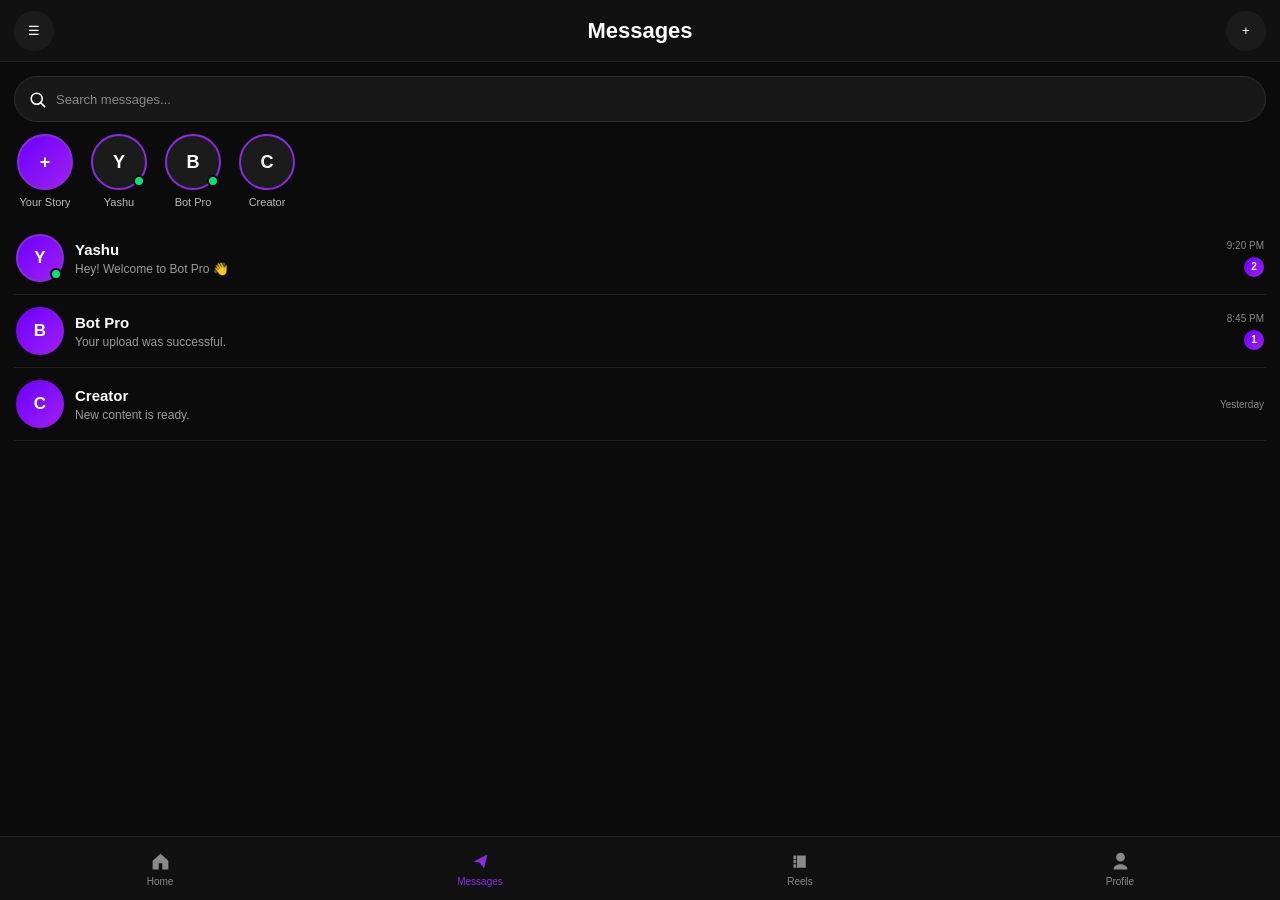
<file: pages/message.html>
<!-- =========================================
     Bot Pro Messages
     Chat Screen Ready
========================================= -->

<!DOCTYPE html>
<html lang="en">

<head>

    <meta charset="UTF-8">

    <meta
        name="viewport"
        content="width=device-width, initial-scale=1.0">

    <title>
        Bot Pro - Messages
    </title>

    <link
        rel="stylesheet"
        href="../css/message.css">

</head>


<body>


<!-- =========================================
     MESSAGE LIST PAGE
========================================= -->

<div
    id="messagePage"
    class="message-page">


    <!-- HEADER -->

    <header class="header">


        <button
            type="button"
            class="menu-btn">

            ☰

        </button>


        <h1>
            Messages
        </h1>


        <div class="header-right">


            <button
                type="button"
                class="header-btn"
                id="newChatBtn">

                +

            </button>


        </div>

    </header>


    <!-- SEARCH -->

    <section class="search-section">

        <div class="search-box">


            <svg
                class="search-icon"
                viewBox="0 0 24 24">

                <circle
                    cx="11"
                    cy="11"
                    r="7"
                    stroke="currentColor"
                    stroke-width="2"
                    fill="none"/>

                <path
                    d="M16 16L21 21"
                    stroke="currentColor"
                    stroke-width="2"
                    stroke-linecap="round"/>

            </svg>


            <input
                id="messageSearch"
                type="search"
                placeholder="Search messages...">

        </div>

    </section>


    <!-- STORIES -->

    <section class="stories">


        <div class="story">

            <div class="story-avatar add-story">
                +
            </div>

            <p>
                Your Story
            </p>

        </div>


        <div class="story">

            <div class="story-avatar">
                Y

                <span
                    class="online-dot">
                </span>

            </div>

            <p>
                Yashu
            </p>

        </div>


        <div class="story">

            <div class="story-avatar">
                B

                <span
                    class="online-dot">
                </span>

            </div>

            <p>
                Bot Pro
            </p>

        </div>


        <div class="story">

            <div class="story-avatar">
                C
            </div>

            <p>
                Creator
            </p>

        </div>


    </section>


    <!-- CHAT LIST -->

    <section
        class="chat-list"
        id="chatList">


        <!-- CHAT 1 -->

        <div
            class="chat-item"
            data-chat="Yashu">


            <div class="chat-avatar online">

                Y

                <span
                    class="online-dot">
                </span>

            </div>


            <div class="chat-info">

                <h3>
                    Yashu
                </h3>

                <p>
                    Hey! Welcome to Bot Pro 👋
                </p>

            </div>


            <div class="chat-right">

                <span class="chat-time">
                    9:20 PM
                </span>

                <span class="unread">
                    2
                </span>

            </div>

        </div>


        <!-- CHAT 2 -->

        <div
            class="chat-item"
            data-chat="Bot Pro">


            <div class="chat-avatar">

                B

            </div>


            <div class="chat-info">

                <h3>
                    Bot Pro
                </h3>

                <p>
                    Your upload was successful.
                </p>

            </div>


            <div class="chat-right">

                <span class="chat-time">
                    8:45 PM
                </span>

                <span class="unread">
                    1
                </span>

            </div>

        </div>


        <!-- CHAT 3 -->

        <div
            class="chat-item"
            data-chat="Creator">


            <div class="chat-avatar">

                C

            </div>


            <div class="chat-info">

                <h3>
                    Creator
                </h3>

                <p>
                    New content is ready.
                </p>

            </div>


            <div class="chat-right">

                <span class="chat-time">
                    Yesterday
                </span>

            </div>

        </div>


    </section>


</div>


<!-- =========================================
     CHAT SCREEN
========================================= -->

<div
    id="chatScreen"
    class="chat-screen"
    style="display:none;">


    <!-- CHAT HEADER -->

    <header class="chat-header">


        <button
            type="button"
            class="chat-back-btn"
            id="chatBackBtn">

            ←

        </button>


        <div
            class="chat-user">


            <div
                class="chat-user-avatar"
                id="chatUserAvatar">

                Y

            </div>


            <div>

                <h3
                    id="chatUserName">

                    Yashu

                </h3>


                <p
                    id="chatUserStatus">

                    Online

                </p>

            </div>

        </div>


        <button
            type="button"
            class="chat-menu-btn">

            ⋮

        </button>


    </header>


    <!-- CHAT MESSAGES -->

    <main
        class="chat-messages"
        id="chatMessages">


        <div class="chat-date">
            Today
        </div>


        <div class="message-row received">

            <div class="message-bubble">

                Hey! 👋

            </div>

        </div>


        <div class="message-row received">

            <div class="message-bubble">

                Welcome to Bot Pro.

            </div>

        </div>


        <div class="message-row sent">

            <div class="message-bubble">

                Thanks! 👍

            </div>

        </div>


    </main>


    <!-- CHAT INPUT -->

    <footer class="chat-input-area">


        <button
            type="button"
            class="chat-attach-btn">

            +

        </button>


        <input
            type="text"
            id="chatInput"
            placeholder="Write a message...">


        <button
            type="button"
            class="chat-send-btn"
            id="chatSendBtn">

            ➤

        </button>


    </footer>


</div>


<!-- =========================================
     BOTTOM NAVIGATION
========================================= -->

<nav class="bottom-nav">

    <!-- HOME -->
    <a href="home.html">

        <svg class="nav-icon" viewBox="0 0 24 24">

            <path
                d="M3 11L12 3L21 11V21H14V14H10V21H3Z"
                fill="currentColor"/>

        </svg>

        <span>
            Home
        </span>

    </a>


    <!-- MESSAGES -->
    <a href="message.html"
       class="active">

        <svg class="nav-icon" viewBox="0 0 24 24">

            <path
                d="M4 12L20 4L16 20L11 13L4 12Z"
                fill="currentColor"/>

        </svg>

        <span>
            Messages
        </span>

    </a>


    <!-- REELS -->
    <a href="reels.html">

        <svg class="nav-icon" viewBox="0 0 24 24">

            <path
                d="M8 5H18V19H8V5ZM4 5H7V9H4V5ZM4 10H7V14H4V10ZM4 15H7V19H4V15Z"
                fill="currentColor"/>

        </svg>

        <span>
            Reels
        </span>

    </a>


    <!-- PROFILE -->
    <a href="profile.html">

        <svg class="nav-icon" viewBox="0 0 24 24">

            <path
                d="M12 12A5 5 0 1 0 12 2A5 5 0 0 0 12 12ZM4 21C4 17.7 7.1 15 12 15C16.9 15 20 17.7 20 21Z"
                fill="currentColor"/>

        </svg>

        <span>
            Profile
        </span>

    </a>

</nav>

<script
    src="../js/message.js">
</script>


</body>

</html>
</file>
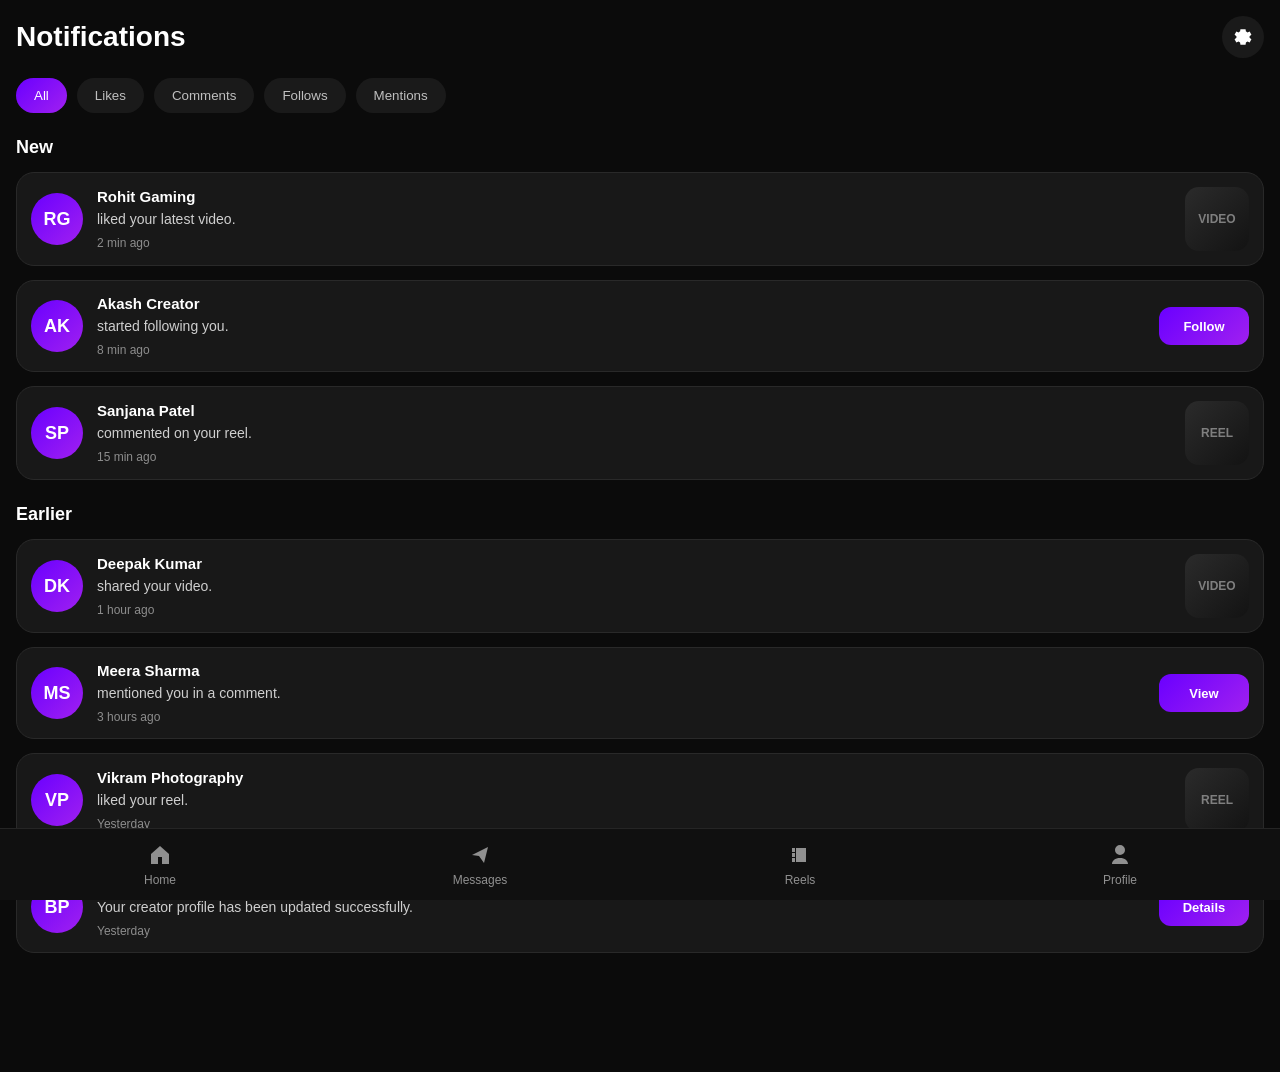
<file: pages/notifications.html>
<!DOCTYPE html>

<html lang="en">

<head>

    <meta charset="UTF-8">

    <meta name="viewport"
          content="width=device-width, initial-scale=1.0">

    <title>

        Bot Pro - Notifications

    </title>

    <link
        rel="stylesheet"
        href="../css/notifications.css">

</head>

<body>

<div class="notifications-page">

    <!-- Header -->

    <header class="notification-header">

        <h2>

            Notifications

        </h2>

        <button class="settings-btn">

            <svg class="header-icon"
                 viewBox="0 0 24 24">

                <path d="M19.14 12.94C19.18 12.63 19.2 12.32 19.2 12C19.2 11.68 19.18 11.37 19.14 11.06L21.19 9.47L19.25 6.03L16.84 7C16.34 6.62 15.8 6.3 15.2 6.08L14.8 3.5H9.2L8.8 6.08C8.2 6.3 7.66 6.62 7.16 7L4.75 6.03L2.81 9.47L4.86 11.06C4.82 11.37 4.8 11.68 4.8 12C4.8 12.32 4.82 12.63 4.86 12.94L2.81 14.53L4.75 17.97L7.16 17C7.66 17.38 8.2 17.7 8.8 17.92L9.2 20.5H14.8L15.2 17.92C15.8 17.7 16.34 17.38 16.84 17L19.25 17.97L21.19 14.53Z"
                      fill="currentColor"/>

            </svg>

        </button>

    </header>

    <!-- Filter Tabs -->

    <section class="filter-tabs">

        <button class="active">

            All

        </button>

        <button>

            Likes

        </button>

        <button>

            Comments

        </button>

        <button>

            Follows

        </button>

        <button>

            Mentions

        </button>

    </section>

    <!-- New Notifications -->

    <section class="notification-section">

        <h3>

            New

        </h3>

        <div class="notification-card">

            <div class="user-avatar">

                RG

            </div>

            <div class="notification-content">

                <h4>

                    Rohit Gaming

                </h4>

                <p>

                    liked your latest video.

                </p>

                <span>

                    2 min ago

                </span>

            </div>

            <div class="notification-thumb">

                VIDEO

            </div>

        </div>

        <div class="notification-card">

            <div class="user-avatar">

                AK

            </div>

            <div class="notification-content">

                <h4>

                    Akash Creator

                </h4>

                <p>

                    started following you.

                </p>

                <span>

                    8 min ago

                </span>

            </div>

            <button class="follow-back">

                Follow

            </button>

        </div>
        <div class="notification-card">

            <div class="user-avatar">

                SP

            </div>

            <div class="notification-content">

                <h4>

                    Sanjana Patel

                </h4>

                <p>

                    commented on your reel.

                </p>

                <span>

                    15 min ago

                </span>

            </div>

            <div class="notification-thumb">

                REEL

            </div>

        </div>

    </section>

    <!-- Earlier Notifications -->

    <section class="notification-section">

        <h3>

            Earlier

        </h3>

        <div class="notification-card">

            <div class="user-avatar">

                DK

            </div>

            <div class="notification-content">

                <h4>

                    Deepak Kumar

                </h4>

                <p>

                    shared your video.

                </p>

                <span>

                    1 hour ago

                </span>

            </div>

            <div class="notification-thumb">

                VIDEO

            </div>

        </div>

        <div class="notification-card">

            <div class="user-avatar">

                MS

            </div>

            <div class="notification-content">

                <h4>

                    Meera Sharma

                </h4>

                <p>

                    mentioned you in a comment.

                </p>

                <span>

                    3 hours ago

                </span>

            </div>

            <button class="view-btn">

                View

            </button>

        </div>

        <div class="notification-card">

            <div class="user-avatar">

                VP

            </div>

            <div class="notification-content">

                <h4>

                    Vikram Photography

                </h4>

                <p>

                    liked your reel.

                </p>

                <span>

                    Yesterday

                </span>

            </div>

            <div class="notification-thumb">

                REEL

            </div>

        </div>

        <div class="notification-card">

            <div class="user-avatar">

                BP

            </div>

            <div class="notification-content">

                <h4>

                    Bot Pro

                </h4>

                <p>

                    Your creator profile has been updated successfully.

                </p>

                <span>

                    Yesterday

                </span>

            </div>

            <button class="view-btn">

                Details

            </button>

        </div>

    </section>
</div>

<nav class="bottom-nav">

    <a href="home.html">

        <svg class="nav-icon"
             viewBox="0 0 24 24">

            <path d="M3 11L12 3L21 11V21H14V14H10V21H3Z"
                  fill="currentColor"/>

        </svg>

        <span>

            Home

        </span>

    </a>

    <a href="message.html">

        <svg class="nav-icon"
             viewBox="0 0 24 24">

            <path d="M4 12L20 4L16 20L11 13L4 12Z"
                  fill="currentColor"/>

        </svg>

        <span>

            Messages

        </span>

    </a>

    <a href="reels.html">

        <svg class="nav-icon"
             viewBox="0 0 24 24">

            <path d="M8 5H18V19H8V5ZM4 5H7V9H4V5ZM4 10H7V14H4V10ZM4 15H7V19H4V15Z"
                  fill="currentColor"/>

        </svg>

        <span>

            Reels

        </span>

    </a>

    <a href="profile.html">

        <svg class="nav-icon"
             viewBox="0 0 24 24">

            <path d="M12 12A5 5 0 1 0 12 2A5 5 0 0 0 12 12ZM4 21C4 17.7 7.1 15 12 15C16.9 15 20 17.7 20 21Z"
                  fill="currentColor"/>

        </svg>

        <span>

            Profile

        </span>

    </a>

</nav>

<script type="module"
        src="../js/notifications.js"></script>

</body>

</html>
</file>
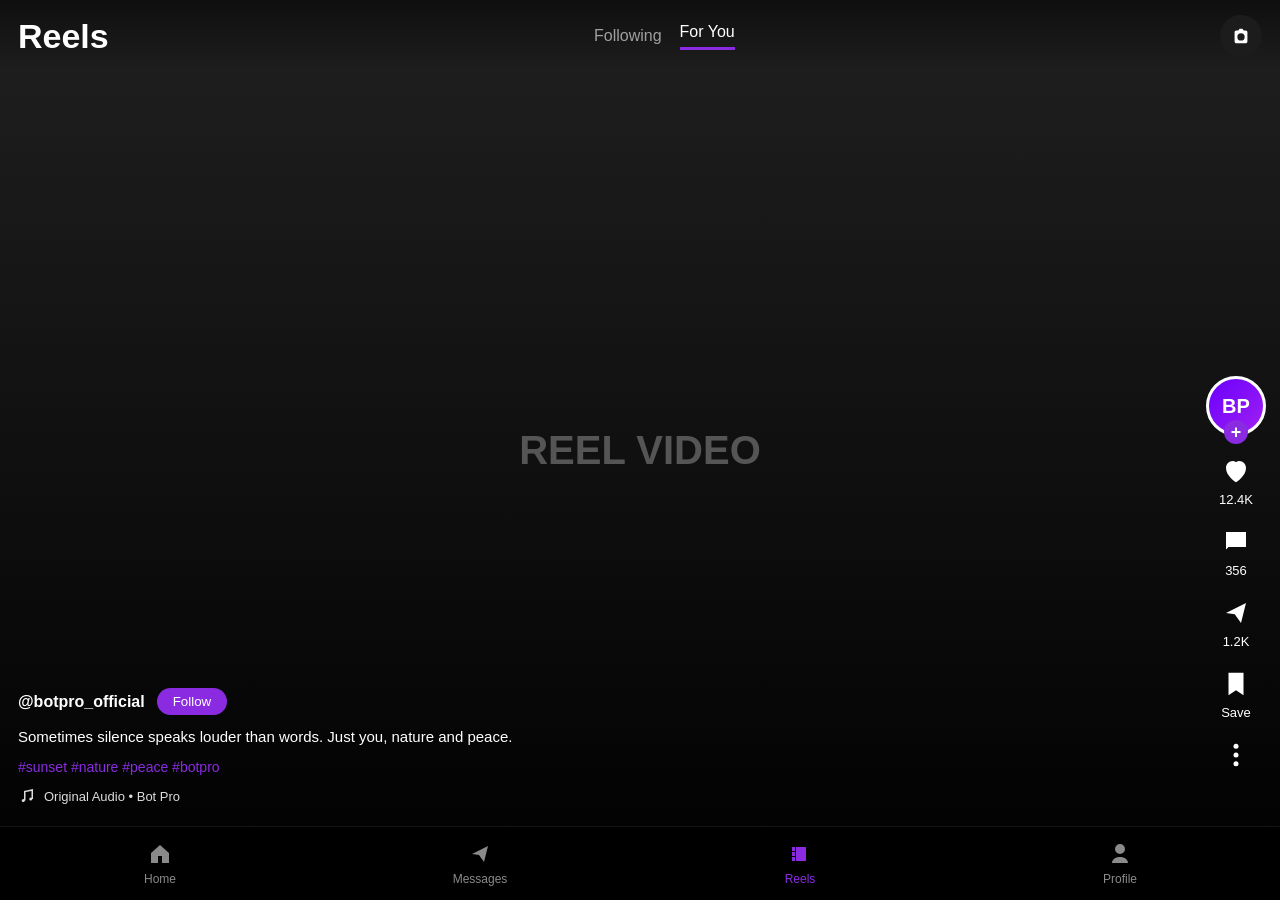
<file: pages/reels.html>
<!DOCTYPE html>

<html lang="en">

<head>

    <meta charset="UTF-8">

    <meta name="viewport"
          content="width=device-width, initial-scale=1.0">

    <title>

        Bot Pro - Reels

    </title>

    <link
        rel="stylesheet"
        href="../css/reels.css">

</head>

<body>

<section class="reels-container">

    <div class="top-bar">

        <h2>

            Reels

        </h2>

        <div class="top-tabs">

            <button>

                Following

            </button>

            <button class="active">

                For You

            </button>

        </div>

        <button class="camera-btn">

            <svg class="top-icon"
                 viewBox="0 0 24 24">

                <path d="M7 6H9L10.5 4H13.5L15 6H17C18.1 6 19 6.9 19 8V18C19 19.1 18.1 20 17 20H7C5.9 20 5 19.1 5 18V8C5 6.9 5.9 6 7 6ZM12 9A4 4 0 1 0 12 17A4 4 0 0 0 12 9Z"
                      fill="currentColor"/>

            </svg>

        </button>

    </div>

    <div class="reel-card">

        <div class="video-placeholder">

            REEL VIDEO

        </div>

        <div class="right-actions">

            <div class="creator">

                <div class="creator-avatar">

                    BP

                </div>

                <button class="follow-btn">

                    +

                </button>

            </div>

            <button class="action-btn">

                <svg class="action-icon"
                     viewBox="0 0 24 24">

                    <path d="M12 21C12 21 4 16 4 9.5C4 6.4 6.4 4 9.5 4C11.3 4 12 5 12 5C12 5 12.7 4 14.5 4C17.6 4 20 6.4 20 9.5C20 16 12 21 12 21Z"
                          fill="currentColor"/>

                </svg>

                <span>

                    12.4K

                </span>

            </button>

            <button class="action-btn">

                <svg class="action-icon"
                     viewBox="0 0 24 24">

                    <path d="M4 4H20V16H6L4 18V4Z"
                          fill="currentColor"/>

                </svg>

                <span>

                    356

                </span>

            </button>
            <button class="action-btn">

                <svg class="action-icon"
                     viewBox="0 0 24 24">

                    <path d="M4 12L20 4L16 20L11 13L4 12Z"
                          fill="currentColor"/>

                </svg>

                <span>

                    1.2K

                </span>

            </button>

            <button class="action-btn">

                <svg class="action-icon"
                     viewBox="0 0 24 24">

                    <path d="M6 3H18V21L12 17L6 21V3Z"
                          fill="currentColor"/>

                </svg>

                <span>

                    Save

                </span>

            </button>

            <button class="action-btn">

                <svg class="action-icon"
                     viewBox="0 0 24 24">

                    <circle cx="12"
                            cy="5"
                            r="2"
                            fill="currentColor"/>

                    <circle cx="12"
                            cy="12"
                            r="2"
                            fill="currentColor"/>

                    <circle cx="12"
                            cy="19"
                            r="2"
                            fill="currentColor"/>

                </svg>

            </button>

        </div>

        <div class="reel-info">

            <div class="creator-row">

                <span class="creator-name">

                    @botpro_official

                </span>

                <button class="follow">

                    Follow

                </button>

            </div>

            <p class="caption">

                Sometimes silence speaks louder than words.
                Just you, nature and peace.

            </p>

            <div class="hashtags">

                #sunset
                #nature
                #peace
                #botpro

            </div>

            <div class="audio-info">

                <svg class="audio-icon"
                     viewBox="0 0 24 24">

                    <path d="M9 18V6L19 4V16"
                          stroke="currentColor"
                          stroke-width="2"
                          fill="none"/>

                    <circle cx="7"
                            cy="18"
                            r="2"
                            fill="currentColor"/>

                    <circle cx="17"
                            cy="16"
                            r="2"
                            fill="currentColor"/>

                </svg>

                <span>

                    Original Audio • Bot Pro

                </span>

            </div>

        </div>

    </div>

</section>

<nav class="bottom-nav">
    <a href="home.html">

        <svg class="nav-icon"
             viewBox="0 0 24 24">

            <path d="M3 11L12 3L21 11V21H14V14H10V21H3Z"
                  fill="currentColor"/>

        </svg>

        <span>

            Home

        </span>

    </a>

    <a href="message.html">

        <svg class="nav-icon"
             viewBox="0 0 24 24">

            <path d="M4 12L20 4L16 20L11 13L4 12Z"
                  fill="currentColor"/>

        </svg>

        <span>

            Messages

        </span>

    </a>

    <a href="reels.html"
       class="active">

        <svg class="nav-icon"
             viewBox="0 0 24 24">

            <path d="M8 5H18V19H8V5ZM4 5H7V9H4V5ZM4 10H7V14H4V10ZM4 15H7V19H4V15Z"
                  fill="currentColor"/>

        </svg>

        <span>

            Reels

        </span>

    </a>

    <a href="profile.html">

        <svg class="nav-icon"
             viewBox="0 0 24 24">

            <path d="M12 12A5 5 0 1 0 12 2A5 5 0 0 0 12 12ZM4 21C4 17.7 7.1 15 12 15C16.9 15 20 17.7 20 21Z"
                  fill="currentColor"/>

        </svg>

        <span>

            Profile

        </span>

    </a>

</nav>

<script type="module"
        src="../js/reels.js"></script>

</body>

</html>
</file>
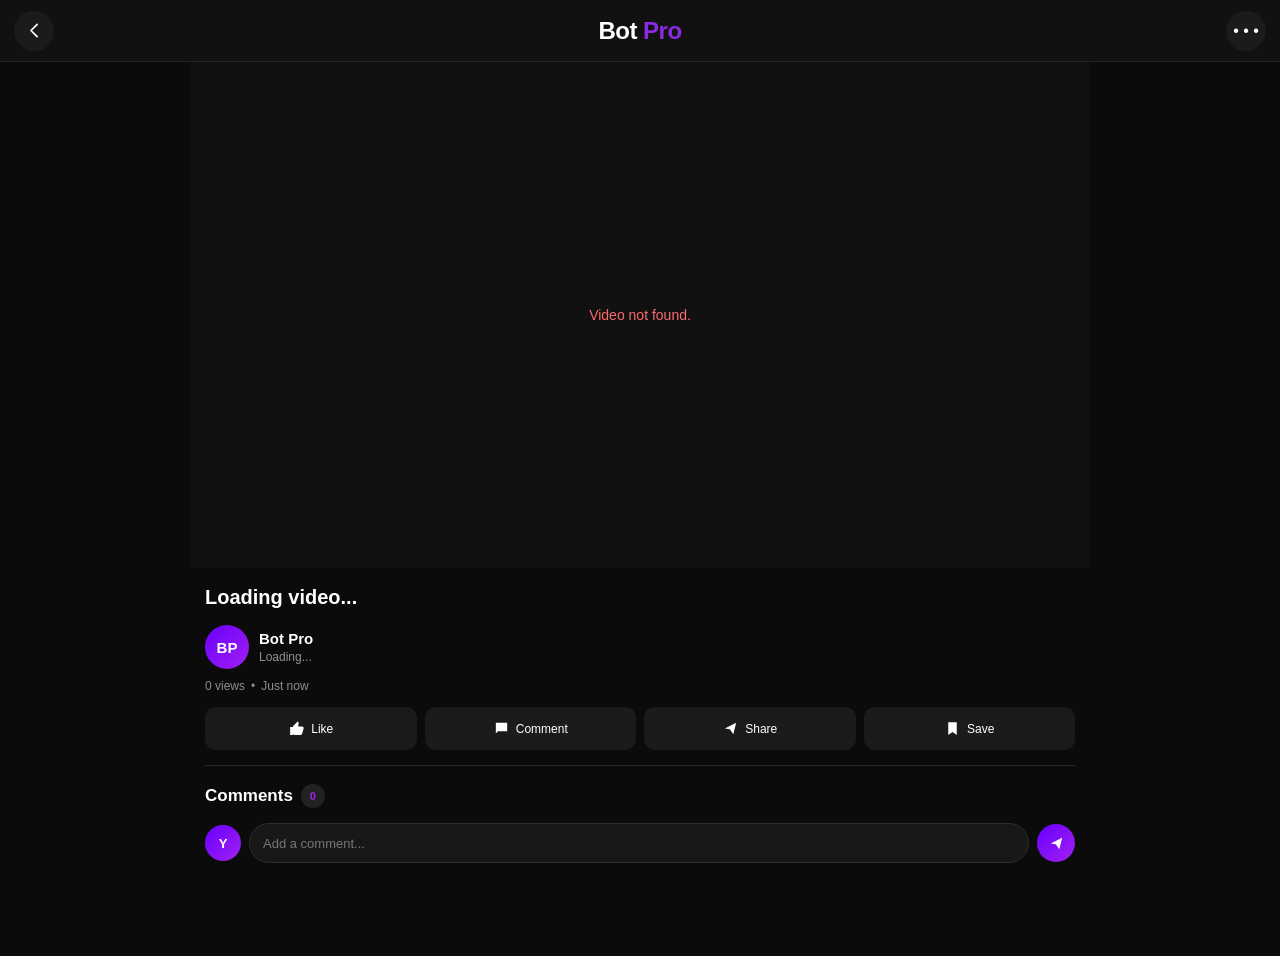
<file: pages/watch.html>
<!DOCTYPE html>
<html lang="en">

<head>

    <meta charset="UTF-8">

    <meta
        name="viewport"
        content="width=device-width, initial-scale=1.0">

    <title>Bot Pro - Watch</title>

    <link
        rel="stylesheet"
        href="../css/watch.css">

</head>


<body>


<!-- =========================================
     WATCH HEADER
========================================= -->

<header class="watch-header">

    <button
        id="backBtn"
        class="watch-header-btn"
        type="button"
        aria-label="Go Back">

        <svg
            viewBox="0 0 24 24"
            class="header-icon">

            <path
                d="M15 5L8 12L15 19"
                fill="none"
                stroke="currentColor"
                stroke-width="2"
                stroke-linecap="round"
                stroke-linejoin="round"/>

        </svg>

    </button>


    <div class="watch-logo">

        <span class="bot">
            Bot
        </span>

        <span class="pro">
            Pro
        </span>

    </div>


    <button
        id="moreBtn"
        class="watch-header-btn"
        type="button"
        aria-label="More Options">

        <span class="more-dots">

            • • •

        </span>

    </button>

</header>



<!-- =========================================
     MAIN WATCH CONTENT
========================================= -->

<main class="watch-page">


    <!-- =====================================
         VIDEO PLAYER
    ====================================== -->

    <section class="watch-video-section">

        <div
            id="videoPlayerContainer"
            class="watch-video-container">


            <video
                id="watchVideo"
                class="watch-video"
                controls
                playsinline
                preload="metadata">

            </video>


            <!-- LOADING -->

            <div
                id="videoLoading"
                class="video-loading">

                Loading video...

            </div>


            <!-- ERROR -->

            <div
                id="videoError"
                class="video-error hidden">

                Video could not be loaded.

            </div>

        </div>

    </section>



    <!-- =====================================
         VIDEO INFORMATION
    ====================================== -->

    <section class="watch-information">


        <!-- TITLE -->

        <h1
            id="videoTitle"
            class="watch-title">

            Loading video...

        </h1>


        <!-- CHANNEL -->

        <div class="channel-row">

            <div
                id="channelAvatar"
                class="channel-avatar">

                BP

            </div>


            <div class="channel-info">

                <h3
                    id="channelName">

                    Bot Pro

                </h3>


                <p
                    id="uploadTime">

                    Loading...

                </p>

            </div>

        </div>



        <!-- =================================
             VIDEO META
        ================================== -->

        <div class="video-meta">

            <span
                id="videoViews">

                0 views

            </span>


            <span>
                •
            </span>


            <span
                id="videoUploaded">

                Just now

            </span>

        </div>



        <!-- =================================
             ACTION BUTTONS
        ================================== -->

        <div class="watch-actions">


            <!-- LIKE -->

            <button
                id="likeBtn"
                class="watch-action-btn"
                type="button">

                <svg
                    viewBox="0 0 24 24"
                    class="action-icon">

                    <path
                        d="M7 10V21H3V10H7ZM22 11C22 9.9 21.1 9 20 9H14.3L15.2 4.7V4.4C15.2 4 15 3.6 14.7 3.3L13.6 2L7.6 8C7.2 8.4 7 8.9 7 9.4V19C7 20.1 7.9 21 9 21H18C18.8 21 19.5 20.5 19.8 19.8L22 12.5V11Z"
                        fill="currentColor"/>

                </svg>

                <span>
                    Like
                </span>

            </button>



            <!-- COMMENT -->

            <button
                id="commentBtn"
                class="watch-action-btn"
                type="button">

                <svg
                    viewBox="0 0 24 24"
                    class="action-icon">

                    <path
                        d="M4 4H20V16H7L4 19V4Z"
                        fill="currentColor"/>

                </svg>

                <span>
                    Comment
                </span>

            </button>



            <!-- SHARE -->

            <button
                id="shareBtn"
                class="watch-action-btn"
                type="button">

                <svg
                    viewBox="0 0 24 24"
                    class="action-icon">

                    <path
                        d="M4 12L20 4L16 20L11 13L4 12Z"
                        fill="currentColor"/>

                </svg>

                <span>
                    Share
                </span>

            </button>



            <!-- SAVE -->

            <button
                id="saveBtn"
                class="watch-action-btn"
                type="button">

                <svg
                    viewBox="0 0 24 24"
                    class="action-icon">

                    <path
                        d="M6 3H18V21L12 17L6 21V3Z"
                        fill="currentColor"/>

                </svg>

                <span>
                    Save
                </span>

            </button>

        </div>

    </section>



    <!-- =====================================
         COMMENTS
    ====================================== -->

    <section
        id="commentsSection"
        class="comments-section">


        <div class="comments-header">

            <h2>
                Comments
            </h2>


            <span
                id="commentCount">

                0

            </span>

        </div>



        <!-- COMMENT INPUT -->

        <div class="comment-input-row">

            <div class="comment-avatar">
                Y
            </div>


            <input
                id="commentInput"
                type="text"
                placeholder="Add a comment...">


            <button
                id="sendCommentBtn"
                class="comment-send-btn"
                type="button">

                <svg
                    viewBox="0 0 24 24">

                    <path
                        d="M4 12L20 4L16 20L11 13L4 12Z"
                        fill="currentColor"/>

                </svg>

            </button>

        </div>



        <!-- COMMENTS LIST -->

        <div
            id="commentsList"
            class="comments-list">

        </div>

    </section>


</main>



<!-- =========================================
     MORE MENU
========================================= -->

<div
    id="moreMenu"
    class="more-menu hidden">


    <button
        id="copyLinkBtn"
        type="button">

        Copy Video Link

    </button>


    <button
        id="reportBtn"
        type="button">

        Report

    </button>

</div>



<!-- =========================================
     TOAST
========================================= -->

<div
    id="toast"
    class="toast">

    Done

</div>



<!-- =========================================
     WATCH JS
========================================= -->

<script
    type="module"
    src="../js/watch.js">
</script>


</body>

</html>
</file>
<file: css/message.css>
/* ==========================================
   Bot Pro - Message CSS
   Compact Final Version
   No Zoom
========================================== */

* {
    margin: 0;
    padding: 0;
    box-sizing: border-box;
}

html {
    width: 100%;
    overflow-x: hidden;
}

body {
    width: 100%;
    min-height: 100vh;

    background: #0B0B0B;
    color: #FFFFFF;

    font-family:
        Arial,
        Helvetica,
        sans-serif;

    overflow-x: hidden;
}


/* ==========================================
   MESSAGE PAGE
========================================== */

.message-page {
    width: 100%;
    min-height: 100vh;

    padding-bottom: 78px;
}


/* ==========================================
   HEADER
========================================== */

.header {
    position: sticky;
    top: 0;
    z-index: 1000;

    width: 100%;
    height: 62px;

    padding: 0 14px;

    display: flex;
    align-items: center;
    justify-content: space-between;

    background: #111111;

    border-bottom:
        1px solid #242424;
}


.header h1 {
    font-size: 22px;
    font-weight: 700;
}


.menu-btn,
.header-btn {
    width: 40px;
    height: 40px;

    border: none;
    border-radius: 50%;

    background: #1B1B1B;
    color: #FFFFFF;

    display: flex;
    align-items: center;
    justify-content: center;

    cursor: pointer;

    transition: .3s;
}


.menu-btn:hover,
.header-btn:hover {
    background:
        linear-gradient(
            135deg,
            #6A00FF,
            #A020F0
        );
}


.header-right {
    display: flex;
    align-items: center;

    gap: 8px;
}


.header-icon {
    width: 21px;
    height: 21px;
}


/* ==========================================
   SEARCH
========================================== */

.search-section {
    width: 100%;

    padding:
        14px
        14px
        12px;
}


.search-box {
    width: 100%;
    height: 46px;

    display: flex;
    align-items: center;

    gap: 9px;

    padding:
        0
        13px;

    border-radius: 25px;

    background: #181818;

    border:
        1px solid #2D2D2D;
}


.search-icon {
    width: 19px;
    height: 19px;

    flex-shrink: 0;
}


.search-box input {
    width: 100%;
    min-width: 0;

    border: none;
    outline: none;

    background: transparent;

    color: #FFFFFF;

    font-size: 13px;
}


.search-box input::placeholder {
    color: #888888;
}


/* ==========================================
   STORIES
========================================== */

.stories {
    width: 100%;

    display: flex;

    gap: 12px;

    overflow-x: auto;

    padding:
        0
        14px
        14px;

    scrollbar-width: none;
}


.stories::-webkit-scrollbar {
    display: none;
}


.story {
    min-width: 62px;

    display: flex;

    flex-direction: column;

    align-items: center;
}


.story-avatar {
    position: relative;

    width: 56px;
    height: 56px;

    border-radius: 50%;

    background: #1B1B1B;

    border:
        2px solid #8A2BE2;

    display: flex;

    align-items: center;
    justify-content: center;

    color: #FFFFFF;

    font-size: 18px;

    font-weight: 700;
}


.add-story {
    background:
        linear-gradient(
            135deg,
            #6A00FF,
            #A020F0
        );
}


.online-dot {
    position: absolute;

    right: 0;
    bottom: 1px;

    width: 12px;
    height: 12px;

    border-radius: 50%;

    background: #00E676;

    border:
        2px solid #0B0B0B;
}


.story p {
    margin-top: 6px;

    max-width: 68px;

    overflow: hidden;

    white-space: nowrap;

    text-overflow: ellipsis;

    color: #BBBBBB;

    font-size: 11px;

    text-align: center;
}


/* ==========================================
   CHAT LIST
========================================== */

.chat-list {
    width: 100%;

    padding:
        0
        14px
        82px;
}


.chat-item {
    width: 100%;

    display: flex;

    align-items: center;

    gap: 11px;

    padding:
        12px
        2px;

    border-bottom:
        1px solid #202020;

    cursor: pointer;

    transition: .25s;
}


.chat-item:hover {
    background: #161616;

    border-radius: 12px;

    padding-left: 9px;
    padding-right: 9px;
}


.chat-item:active {
    transform: scale(.985);
}


/* ==========================================
   CHAT AVATAR
========================================== */

.chat-avatar {
    position: relative;

    width: 48px;
    height: 48px;

    flex-shrink: 0;

    border-radius: 50%;

    background:
        linear-gradient(
            135deg,
            #6A00FF,
            #A020F0
        );

    color: #FFFFFF;

    display: flex;

    align-items: center;
    justify-content: center;

    font-size: 17px;

    font-weight: 700;
}


.chat-avatar.online {
    border:
        2px solid #8A2BE2;
}


.chat-avatar .online-dot {
    right: 0;
    bottom: 0;

    width: 12px;
    height: 12px;
}


/* ==========================================
   CHAT INFO
========================================== */

.chat-info {
    flex: 1;

    min-width: 0;
}


.chat-info h3 {
    color: #FFFFFF;

    font-size: 15px;

    font-weight: 600;

    margin-bottom: 4px;
}


.chat-info p {
    color: #9A9A9A;

    font-size: 12px;

    white-space: nowrap;

    overflow: hidden;

    text-overflow: ellipsis;
}


/* ==========================================
   CHAT RIGHT
========================================== */

.chat-right {
    display: flex;

    flex-direction: column;

    align-items: flex-end;

    gap: 6px;

    flex-shrink: 0;
}


.chat-time {
    color: #8A8A8A;

    font-size: 10px;

    white-space: nowrap;
}


.unread {
    min-width: 20px;
    height: 20px;

    padding: 0 5px;

    border-radius: 20px;

    background:
        linear-gradient(
            135deg,
            #6A00FF,
            #A020F0
        );

    color: #FFFFFF;

    display: flex;

    align-items: center;
    justify-content: center;

    font-size: 10px;

    font-weight: 700;
}


/* ==========================================
   BOTTOM NAVIGATION
========================================== */

.bottom-nav {
    position: fixed;

    left: 0;
    right: 0;
    bottom: 0;

    width: 100%;

    height: 64px;

    background: #111111;

    border-top:
        1px solid #242424;

    display: flex;

    align-items: center;
    justify-content: space-around;

    z-index: 999;
}


.bottom-nav a {
    flex: 1;

    min-width: 0;

    text-decoration: none;

    display: flex;

    flex-direction: column;

    align-items: center;
    justify-content: center;

    gap: 4px;

    color: #8A8A8A;

    transition: .25s;
}


.bottom-nav a.active {
    color: #8A2BE2;
}


.bottom-nav a:hover {
    color: #FFFFFF;
}


.nav-icon {
    width: 21px;
    height: 21px;
}


.bottom-nav span {
    font-size: 10px;

    font-weight: 500;
}


/* ==========================================
   SCROLLBAR
========================================== */

::-webkit-scrollbar {
    width: 6px;
}


::-webkit-scrollbar-track {
    background: #111111;
}


::-webkit-scrollbar-thumb {
    background: #8A2BE2;

    border-radius: 20px;
}


::-webkit-scrollbar-thumb:hover {
    background: #A020F0;
}


/* ==========================================
   ANIMATION
========================================== */

@keyframes fadeUp {

    from {
        opacity: 0;

        transform:
            translateY(12px);
    }

    to {
        opacity: 1;

        transform:
            translateY(0);
    }

}


.chat-item {
    animation:
        fadeUp .3s ease;
}


/* ==========================================
   CHAT SCREEN
========================================== */

.chat-screen {
    position: fixed;

    inset: 0;

    display: flex;

    flex-direction: column;

    background: #0B0B0B;

    color: #FFFFFF;

    z-index: 5000;

    overflow: hidden;
}


/* ==========================================
   CHAT HEADER
========================================== */

.chat-header {
    width: 100%;

    height: 62px;
    min-height: 62px;

    display: flex;

    align-items: center;

    gap: 9px;

    padding:
        8px
        10px;

    background: #151515;

    border-bottom:
        1px solid #292929;
}


/* ==========================================
   CHAT BACK
========================================== */

.chat-back-btn {
    width: 39px;
    height: 39px;

    flex-shrink: 0;

    border: none;

    border-radius: 50%;

    background: #222222;

    color: #FFFFFF;

    font-size: 22px;

    display: flex;

    align-items: center;
    justify-content: center;

    cursor: pointer;
}


.chat-back-btn:hover {
    background: #303030;
}


/* ==========================================
   CHAT USER
========================================== */

.chat-user {
    flex: 1;

    min-width: 0;

    display: flex;

    align-items: center;

    gap: 9px;
}


.chat-user-avatar {
    width: 40px;
    height: 40px;

    flex-shrink: 0;

    border-radius: 50%;

    background:
        linear-gradient(
            135deg,
            #6A00FF,
            #A020F0
        );

    display: flex;

    align-items: center;
    justify-content: center;

    color: #FFFFFF;

    font-size: 16px;

    font-weight: 700;
}


.chat-user h3 {
    margin: 0;

    color: #FFFFFF;

    font-size: 15px;

    font-weight: 700;
}


.chat-user p {
    margin-top: 2px;

    color: #8E8E8E;

    font-size: 11px;
}


.chat-menu-btn {
    width: 38px;
    height: 38px;

    flex-shrink: 0;

    border: none;

    border-radius: 50%;

    background: transparent;

    color: #FFFFFF;

    font-size: 22px;

    cursor: pointer;
}


/* ==========================================
   CHAT MESSAGES
========================================== */

.chat-messages {
    flex: 1;

    min-height: 0;

    overflow-y: auto;

    overflow-x: hidden;

    padding:
        15px
        11px
        18px;

    display: flex;

    flex-direction: column;

    gap: 8px;
}


/* ==========================================
   DATE
========================================== */

.chat-date {
    align-self: center;

    padding:
        5px
        10px;

    border-radius: 20px;

    background: #1C1C1C;

    color: #858585;

    font-size: 10px;

    margin-bottom: 6px;
}


/* ==========================================
   MESSAGE ROW
========================================== */

.message-row {
    width: 100%;

    display: flex;
}


.message-row.received {
    justify-content: flex-start;
}


.message-row.sent {
    justify-content: flex-end;
}


/* ==========================================
   MESSAGE BUBBLE
========================================== */

.message-bubble {
    max-width: 76%;

    padding:
        9px
        12px;

    border-radius: 16px;

    color: #FFFFFF;

    font-size: 13px;

    line-height: 1.4;

    word-break: break-word;

    overflow-wrap: break-word;
}


.message-row.received
.message-bubble {
    background: #202020;

    border-bottom-left-radius: 5px;
}


.message-row.sent
.message-bubble {
    background:
        linear-gradient(
            135deg,
            #6A00FF,
            #A020F0
        );

    border-bottom-right-radius: 5px;
}


/* ==========================================
   CHAT INPUT
========================================== */

.chat-input-area {
    width: 100%;

    min-height: 62px;

    padding:
        8px
        9px;

    display: flex;

    align-items: center;

    gap: 7px;

    background: #151515;

    border-top:
        1px solid #292929;
}


/* ==========================================
   ATTACH
========================================== */

.chat-attach-btn {
    width: 39px;
    height: 39px;

    flex-shrink: 0;

    border: none;

    border-radius: 50%;

    background: #242424;

    color: #FFFFFF;

    font-size: 21px;

    cursor: pointer;
}


/* ==========================================
   MESSAGE INPUT
========================================== */

#chatInput {
    flex: 1;

    min-width: 0;

    height: 41px;

    border:
        1px solid #303030;

    border-radius: 21px;

    outline: none;

    padding:
        0
        13px;

    background: #202020;

    color: #FFFFFF;

    font-size: 13px;
}


#chatInput::placeholder {
    color: #777777;
}


#chatInput:focus {
    border-color: #8A2BE2;
}


/* ==========================================
   SEND
========================================== */

.chat-send-btn {
    width: 41px;
    height: 41px;

    flex-shrink: 0;

    border: none;

    border-radius: 50%;

    background:
        linear-gradient(
            135deg,
            #6A00FF,
            #A020F0
        );

    color: #FFFFFF;

    font-size: 17px;

    cursor: pointer;

    transition: .25s;
}


.chat-send-btn:hover {
    transform: scale(1.04);
}


/* ==========================================
   CHAT SCROLLBAR
========================================== */

.chat-messages::-webkit-scrollbar {
    width: 5px;
}


.chat-messages::-webkit-scrollbar-track {
    background: transparent;
}


.chat-messages::-webkit-scrollbar-thumb {
    background: #333333;

    border-radius: 10px;
}


/* ==========================================
   TABLET
========================================== */

@media (max-width: 768px) {

    .header {
        padding:
            0
            13px;
    }


    .stories {
        gap: 11px;
    }


    .chat-list {
        padding:
            0
            13px
            82px;
    }

}


/* ==========================================
   MOBILE
========================================== */

@media (max-width: 480px) {

    .header {
        height: 59px;

        padding:
            0
            10px;
    }


    .header h1 {
        font-size: 20px;
    }


    .menu-btn,
    .header-btn {
        width: 37px;
        height: 37px;
    }


    .search-section {
        padding:
            11px
            10px;
    }


    .search-box {
        height: 43px;

        padding:
            0
            12px;
    }


    .search-box input {
        font-size: 12px;
    }


    .stories {
        gap: 9px;

        padding:
            0
            10px
            12px;
    }


    .story {
        min-width: 58px;
    }


    .story-avatar {
        width: 52px;
        height: 52px;

        font-size: 16px;
    }


    .story p {
        font-size: 10px;

        margin-top: 5px;
    }


    .chat-list {
        padding:
            0
            10px
            78px;
    }


    .chat-item {
        gap: 9px;

        padding:
            10px
            1px;
    }


    .chat-avatar {
        width: 45px;
        height: 45px;

        font-size: 16px;
    }


    .chat-info h3 {
        font-size: 14px;

        margin-bottom: 3px;
    }


    .chat-info p {
        font-size: 11px;
    }


    .chat-time {
        font-size: 9px;
    }


    .unread {
        min-width: 19px;
        height: 19px;

        font-size: 9px;
    }


    .bottom-nav {
        height: 61px;
    }


    .nav-icon {
        width: 20px;
        height: 20px;
    }


    .bottom-nav span {
        font-size: 9px;
    }


    .chat-header {
        height: 59px;
        min-height: 59px;

        padding:
            7px
            8px;

        gap: 7px;
    }


    .chat-back-btn {
        width: 37px;
        height: 37px;

        font-size: 20px;
    }


    .chat-user-avatar {
        width: 37px;
        height: 37px;

        font-size: 15px;
    }


    .chat-user h3 {
        font-size: 14px;
    }


    .chat-user p {
        font-size: 10px;
    }


    .chat-menu-btn {
        width: 36px;
        height: 36px;
    }


    .chat-messages {
        padding:
            12px
            9px
            14px;

        gap: 7px;
    }


    .chat-date {
        font-size: 9px;

        padding:
            4px
            9px;
    }


    .message-bubble {
        max-width: 82%;

        padding:
            8px
            11px;

        font-size: 12px;

        border-radius: 15px;
    }


    .chat-input-area {
        min-height: 59px;

        padding:
            7px;
    }


    .chat-attach-btn {
        width: 37px;
        height: 37px;

        font-size: 20px;
    }


    #chatInput {
        height: 39px;

        font-size: 12px;

        padding:
            0
            12px;
    }


    .chat-send-btn {
        width: 39px;
        height: 39px;

        font-size: 16px;
    }

}


/* ==========================================
   SMALL MOBILE
========================================== */

@media (max-width: 360px) {

    .header h1 {
        font-size: 19px;
    }


    .chat-info h3 {
        font-size: 13px;
    }


    .chat-info p {
        font-size: 10px;
    }


    .message-bubble {
        font-size: 11px;

        max-width: 84%;
    }

}


/* ==========================================
   SHORT SCREEN
========================================== */

@media (max-height: 600px) {

    .chat-header {
        height: 55px;

        min-height: 55px;
    }


    .chat-input-area {
        min-height: 55px;
    }

}
</file>
<file: css/notifications.css>
/* ==========================================
   Bot Pro Notifications CSS
   Final Version - Part 1
========================================== */

*{

    margin:0;

    padding:0;

    box-sizing:border-box;

}

body{

    font-family:Arial,Helvetica,sans-serif;

    background:#0B0B0B;

    color:#FFFFFF;

    overflow-x:hidden;

}

.notifications-page{

    padding:16px;

    padding-bottom:95px;

}

/* ==========================
   HEADER
========================== */

.notification-header{

    display:flex;

    justify-content:space-between;

    align-items:center;

    margin-bottom:20px;

}

.notification-header h2{

    font-size:28px;

    font-weight:bold;

}

.settings-btn{

    width:42px;

    height:42px;

    border:none;

    border-radius:50%;

    background:#1A1A1A;

    color:#FFFFFF;

    display:flex;

    justify-content:center;

    align-items:center;

    cursor:pointer;

    transition:.3s;

}

.settings-btn:hover{

    background:linear-gradient(
        135deg,
        #6A00FF,
        #A020F0
    );

}

.header-icon{

    width:22px;

    height:22px;

}

/* ==========================
   FILTER TABS
========================== */

.filter-tabs{

    display:flex;

    gap:10px;

    overflow-x:auto;

    scrollbar-width:none;

    margin-bottom:24px;

}

.filter-tabs::-webkit-scrollbar{

    display:none;

}

.filter-tabs button{

    border:none;

    border-radius:22px;

    background:#1A1A1A;

    color:#BFBFBF;

    padding:10px 18px;

    white-space:nowrap;

    cursor:pointer;

    transition:.3s;

}

.filter-tabs button.active{

    background:linear-gradient(
        135deg,
        #6A00FF,
        #A020F0
    );

    color:#FFFFFF;

}

/* ==========================
   SECTION TITLE
========================== */

.notification-section{

    margin-bottom:24px;

}

.notification-section h3{

    font-size:18px;

    margin-bottom:14px;

    color:#FFFFFF;

}
/* ==========================
   NOTIFICATION CARD
========================== */

.notification-card{

    display:flex;

    align-items:center;

    gap:14px;

    padding:14px;

    margin-bottom:14px;

    background:#181818;

    border:1px solid #292929;

    border-radius:18px;

    transition:.3s;

}

.notification-card:hover{

    border-color:#8A2BE2;

    transform:translateY(-2px);

}

/* ==========================
   USER AVATAR
========================== */

.user-avatar{

    width:52px;

    height:52px;

    border-radius:50%;

    background:linear-gradient(
        135deg,
        #6A00FF,
        #A020F0
    );

    display:flex;

    justify-content:center;

    align-items:center;

    font-size:18px;

    font-weight:bold;

    color:#FFFFFF;

    flex-shrink:0;

}

/* ==========================
   CONTENT
========================== */

.notification-content{

    flex:1;

}

.notification-content h4{

    font-size:15px;

    margin-bottom:4px;

}

.notification-content p{

    color:#CFCFCF;

    font-size:14px;

    line-height:1.5;

}

.notification-content span{

    display:block;

    margin-top:6px;

    color:#8D8D8D;

    font-size:12px;

}

/* ==========================
   THUMBNAIL
========================== */

.notification-thumb{

    width:64px;

    height:64px;

    border-radius:14px;

    background:linear-gradient(
        135deg,
        #2B2B2B,
        #131313
    );

    display:flex;

    justify-content:center;

    align-items:center;

    color:#7F7F7F;

    font-size:12px;

    font-weight:bold;

    flex-shrink:0;

}

/* ==========================
   BUTTONS
========================== */

.follow-back,
.view-btn{

    min-width:90px;

    height:38px;

    border:none;

    border-radius:12px;

    background:linear-gradient(
        135deg,
        #6A00FF,
        #A020F0
    );

    color:#FFFFFF;

    font-size:13px;

    font-weight:600;

    cursor:pointer;

    transition:.3s;

}

.follow-back:hover,
.view-btn:hover{

    opacity:.9;

    transform:translateY(-2px);

}
/* ==========================
   BOTTOM NAVIGATION
========================== */

.bottom-nav{

    position:fixed;

    left:0;

    right:0;

    bottom:0;

    height:72px;

    background:#101010;

    border-top:1px solid #252525;

    display:flex;

    justify-content:space-around;

    align-items:center;

    z-index:999;

}

.bottom-nav a{

    flex:1;

    display:flex;

    flex-direction:column;

    justify-content:center;

    align-items:center;

    gap:6px;

    text-decoration:none;

    color:#909090;

    transition:.3s;

}

.bottom-nav a.active{

    color:#8A2BE2;

}

.bottom-nav a:hover{

    color:#FFFFFF;

}

.nav-icon{

    width:24px;

    height:24px;

}

.bottom-nav span{

    font-size:12px;

}

/* ==========================
   ANIMATION
========================== */

@keyframes fadeUp{

    from{

        opacity:0;

        transform:translateY(20px);

    }

    to{

        opacity:1;

        transform:translateY(0);

    }

}

.notification-card{

    animation:fadeUp .45s ease;

}

/* ==========================
   MOBILE
========================== */

@media(max-width:480px){

    .notifications-page{

        padding:14px;

        padding-bottom:90px;

    }

    .notification-header h2{

        font-size:25px;

    }

    .notification-card{

        gap:12px;

        padding:12px;

    }

    .user-avatar{

        width:46px;

        height:46px;

        font-size:16px;

    }

    .notification-thumb{

        width:56px;

        height:56px;

        font-size:11px;

    }

    .follow-back,
    .view-btn{

        min-width:78px;

        height:34px;

        font-size:12px;

    }

    .notification-content h4{

        font-size:14px;

    }

    .notification-content p{

        font-size:13px;

    }

    .notification-content span{

        font-size:11px;

    }

    .bottom-nav{

        height:70px;

    }

    .nav-icon{

        width:22px;

        height:22px;

    }

    .bottom-nav span{

        font-size:11px;

    }

}
</file>
<file: css/reels.css>
/* ==========================================
   Bot Pro - Reels CSS
   Final Version - Part 1
========================================== */

*{
    margin:0;
    padding:0;
    box-sizing:border-box;
}

html,
body{

    width:100%;

    height:100%;

    overflow:hidden;

    font-family:Arial,Helvetica,sans-serif;

    background:#000000;

    color:#FFFFFF;

}

.reels-container{

    position:relative;

    width:100%;

    height:100vh;

    overflow:hidden;

}

/* ==========================
   TOP BAR
========================== */

.top-bar{

    position:absolute;

    top:0;

    left:0;

    width:100%;

    height:72px;

    display:flex;

    justify-content:space-between;

    align-items:center;

    padding:0 18px;

    z-index:100;

    background:linear-gradient(
        rgba(0,0,0,.55),
        transparent
    );

}

.top-bar h2{

    font-size:34px;

    font-weight:bold;

}

.top-tabs{

    display:flex;

    gap:18px;

}

.top-tabs button{

    border:none;

    background:none;

    color:#A0A0A0;

    font-size:16px;

    cursor:pointer;

    transition:.3s;

}

.top-tabs button.active{

    color:#FFFFFF;

    border-bottom:3px solid #8A2BE2;

    padding-bottom:6px;

}

.camera-btn{

    width:42px;

    height:42px;

    border:none;

    border-radius:50%;

    background:#1C1C1C;

    color:#FFFFFF;

    display:flex;

    justify-content:center;

    align-items:center;

    cursor:pointer;

    transition:.3s;

}

.camera-btn:hover{

    background:linear-gradient(
        135deg,
        #6A00FF,
        #A020F0
    );

}

.top-icon{

    width:22px;

    height:22px;

}

/* ==========================
   REEL
========================== */

.reel-card{

    position:relative;

    width:100%;

    height:100vh;

    overflow:hidden;

}

.video-placeholder{

    width:100%;

    height:100%;

    display:flex;

    justify-content:center;

    align-items:center;

    background:linear-gradient(
        180deg,
        #202020,
        #000000
    );

    font-size:40px;

    color:#555555;

    font-weight:bold;

}
/* ==========================
   RIGHT ACTIONS
========================== */

.right-actions{

    position:absolute;

    right:14px;

    bottom:130px;

    display:flex;

    flex-direction:column;

    align-items:center;

    gap:20px;

    z-index:20;

}

/* ==========================
   CREATOR
========================== */

.creator{

    position:relative;

    display:flex;

    flex-direction:column;

    align-items:center;

}

.creator-avatar{

    width:60px;

    height:60px;

    border-radius:50%;

    background:linear-gradient(
        135deg,
        #6A00FF,
        #A020F0
    );

    display:flex;

    justify-content:center;

    align-items:center;

    color:#FFFFFF;

    font-size:20px;

    font-weight:bold;

    border:3px solid #FFFFFF;

}

.follow-btn{

    position:absolute;

    bottom:-8px;

    width:24px;

    height:24px;

    border:none;

    border-radius:50%;

    background:#8A2BE2;

    color:#FFFFFF;

    font-size:18px;

    font-weight:bold;

    cursor:pointer;

}

/* ==========================
   ACTION BUTTONS
========================== */

.action-btn{

    border:none;

    background:none;

    color:#FFFFFF;

    display:flex;

    flex-direction:column;

    align-items:center;

    gap:6px;

    cursor:pointer;

}

.action-icon{

    width:30px;

    height:30px;

}

.action-btn span{

    font-size:13px;

    color:#FFFFFF;

}

/* ==========================
   REEL INFO
========================== */

.reel-info{

    position:absolute;

    left:18px;

    right:90px;

    bottom:95px;

    z-index:20;

}

.creator-row{

    display:flex;

    align-items:center;

    gap:12px;

    margin-bottom:10px;

}

.creator-name{

    font-size:16px;

    font-weight:bold;

}

.follow{

    border:none;

    background:#8A2BE2;

    color:#FFFFFF;

    padding:6px 16px;

    border-radius:18px;

    cursor:pointer;

    transition:.3s;

}

.follow:hover{

    background:#A020F0;

}

.caption{

    font-size:15px;

    line-height:1.6;

    margin-bottom:10px;

}

.hashtags{

    color:#8A2BE2;

    font-size:14px;

    margin-bottom:12px;

}

.audio-info{

    display:flex;

    align-items:center;

    gap:8px;

    color:#DDDDDD;

    font-size:13px;

}

.audio-icon{

    width:18px;

    height:18px;

}
/* ==========================
   BOTTOM NAVIGATION
========================== */

.bottom-nav{

    position:fixed;

    left:0;

    right:0;

    bottom:0;

    height:74px;

    background:rgba(0,0,0,.75);

    backdrop-filter:blur(12px);

    border-top:1px solid rgba(255,255,255,.08);

    display:flex;

    justify-content:space-around;

    align-items:center;

    z-index:999;

}

.bottom-nav a{

    flex:1;

    text-decoration:none;

    display:flex;

    flex-direction:column;

    justify-content:center;

    align-items:center;

    gap:6px;

    color:#8A8A8A;

    transition:.3s;

}

.bottom-nav a.active{

    color:#8A2BE2;

}

.bottom-nav a:hover{

    color:#FFFFFF;

}

.nav-icon{

    width:24px;

    height:24px;

}

.bottom-nav span{

    font-size:12px;

    font-weight:500;

}

/* ==========================
   SCROLLBAR
========================== */

::-webkit-scrollbar{

    width:0;

}

/* ==========================
   ANIMATION
========================== */

@keyframes fadeUp{

    from{

        opacity:0;

        transform:translateY(20px);

    }

    to{

        opacity:1;

        transform:translateY(0);

    }

}

.reel-info{

    animation:fadeUp .45s ease;

}

.right-actions{

    animation:fadeUp .55s ease;

}

/* ==========================
   TABLET
========================== */

@media(max-width:768px){

    .top-bar{

        padding:0 14px;

    }

    .top-bar h2{

        font-size:30px;

    }

    .right-actions{

        right:12px;

        bottom:125px;

    }

    .reel-info{

        left:14px;

        right:82px;

    }

}

/* ==========================
   MOBILE
========================== */

@media(max-width:480px){

    .top-bar{

        height:66px;

        padding:0 12px;

    }

    .top-bar h2{

        font-size:26px;

    }

    .top-tabs{

        gap:12px;

    }

    .top-tabs button{

        font-size:14px;

    }

    .camera-btn{

        width:40px;

        height:40px;

    }

    .creator-avatar{

        width:54px;

        height:54px;

        font-size:18px;

    }

    .action-icon{

        width:28px;

        height:28px;

    }

    .action-btn span{

        font-size:12px;

    }

    .reel-info{

        left:12px;

        right:78px;

        bottom:90px;

    }

    .caption{

        font-size:14px;

    }

    .hashtags{

        font-size:13px;

    }

    .audio-info{

        font-size:12px;

    }

    .bottom-nav{

        height:70px;

    }

    .nav-icon{

        width:22px;

        height:22px;

    }

    .bottom-nav span{

        font-size:11px;

    }

}
</file>
<file: css/watch.css>
/* ==========================================
   Bot Pro - Watch Page CSS
   Compact Version
   No Zoom
========================================== */


/* ==========================================
   GLOBAL
========================================== */

* {
    margin: 0;
    padding: 0;
    box-sizing: border-box;
}

html {
    scroll-behavior: smooth;
    width: 100%;
    overflow-x: hidden;
}

body {
    width: 100%;
    min-height: 100vh;
    margin: 0;

    background: #0B0B0B;
    color: #FFFFFF;

    font-family:
        Arial,
        Helvetica,
        sans-serif;

    overflow-x: hidden;
}


/* ==========================================
   HEADER
========================================== */

.watch-header {
    position: sticky;
    top: 0;
    z-index: 1000;

    width: 100%;
    height: 62px;

    display: flex;
    align-items: center;
    justify-content: space-between;

    padding: 0 14px;

    background: #111111;

    border-bottom:
        1px solid #242424;
}


.watch-header-btn {
    width: 40px;
    height: 40px;

    border: none;
    border-radius: 50%;

    background: #1B1B1B;
    color: #FFFFFF;

    display: flex;
    align-items: center;
    justify-content: center;

    cursor: pointer;

    transition:
        background .25s ease,
        transform .25s ease;
}


.watch-header-btn:hover {
    background:
        linear-gradient(
            135deg,
            #6A00FF,
            #A020F0
        );
}


.watch-header-btn:active {
    transform: scale(.94);
}


.header-icon {
    width: 21px;
    height: 21px;
}


.more-dots {
    display: flex;
    align-items: center;
    justify-content: center;

    gap: 2px;

    font-size: 16px;
    line-height: 1;
}


.watch-logo {
    font-size: 24px;

    font-weight: 700;

    letter-spacing: -.5px;
}


.watch-logo .bot {
    color: #FFFFFF;
}


.watch-logo .pro {
    color: #8A2BE2;
}


/* ==========================================
   MAIN
========================================== */

.watch-page {
    width: 100%;
    max-width: 900px;

    margin: 0 auto;

    padding-bottom: 40px;
}


/* ==========================================
   VIDEO
========================================== */

.watch-video-section {
    width: 100%;

    background: #000000;
}


.watch-video-container {
    position: relative;

    width: 100%;

    aspect-ratio: 16 / 9;

    background: #000000;

    overflow: hidden;
}


.watch-video {
    width: 100%;
    height: 100%;

    display: block;

    object-fit: contain;

    background: #000000;
}


/* ==========================================
   LOADING
========================================== */

.video-loading {
    position: absolute;

    inset: 0;

    display: flex;

    align-items: center;
    justify-content: center;

    background:
        rgba(0, 0, 0, .55);

    color: #FFFFFF;

    font-size: 14px;

    pointer-events: none;
}


.video-error {
    position: absolute;

    inset: 0;

    display: flex;

    align-items: center;
    justify-content: center;

    padding: 18px;

    text-align: center;

    background: #111111;

    color: #FF6B6B;

    font-size: 14px;
}


.hidden {
    display: none !important;
}


/* ==========================================
   INFORMATION
========================================== */

.watch-information {
    padding:
        16px
        15px
        0;
}


.watch-title {
    color: #FFFFFF;

    font-size: 20px;

    line-height: 1.35;

    font-weight: 700;

    margin-bottom: 14px;

    word-break: break-word;
}


/* ==========================================
   CHANNEL
========================================== */

.channel-row {
    display: flex;

    align-items: center;

    gap: 10px;

    margin-bottom: 10px;
}


.channel-avatar {
    width: 44px;
    height: 44px;

    flex-shrink: 0;

    border-radius: 50%;

    display: flex;

    align-items: center;
    justify-content: center;

    background:
        linear-gradient(
            135deg,
            #6A00FF,
            #A020F0
        );

    color: #FFFFFF;

    font-size: 15px;

    font-weight: 700;
}


.channel-info {
    min-width: 0;
}


.channel-info h3 {
    color: #FFFFFF;

    font-size: 15px;

    margin-bottom: 3px;
}


.channel-info p {
    color: #929292;

    font-size: 12px;
}


/* ==========================================
   META
========================================== */

.video-meta {
    display: flex;

    align-items: center;

    gap: 6px;

    color: #8F8F8F;

    font-size: 12px;

    margin-bottom: 14px;
}


/* ==========================================
   ACTIONS
========================================== */

.watch-actions {
    display: grid;

    grid-template-columns:
        repeat(4, minmax(0, 1fr));

    gap: 8px;

    padding-bottom: 15px;

    border-bottom:
        1px solid #282828;
}


.watch-action-btn {
    min-width: 0;

    min-height: 43px;

    border: none;

    border-radius: 11px;

    background: #1B1B1B;

    color: #FFFFFF;

    display: flex;

    align-items: center;
    justify-content: center;

    gap: 6px;

    cursor: pointer;

    font-size: 12px;

    transition:
        background .25s ease,
        transform .2s ease;
}


.watch-action-btn:hover {
    background:
        linear-gradient(
            135deg,
            #6A00FF,
            #A020F0
        );
}


.watch-action-btn:active {
    transform: scale(.96);
}


.watch-action-btn.active {
    background:
        linear-gradient(
            135deg,
            #6A00FF,
            #A020F0
        );

    color: #FFFFFF;
}


.action-icon {
    width: 17px;
    height: 17px;

    flex-shrink: 0;
}


/* ==========================================
   COMMENTS
========================================== */

.comments-section {
    padding:
        18px
        15px
        35px;
}


.comments-header {
    display: flex;

    align-items: center;

    gap: 8px;

    margin-bottom: 15px;
}


.comments-header h2 {
    color: #FFFFFF;

    font-size: 17px;
}


.comments-header span {
    min-width: 24px;

    height: 24px;

    padding: 0 6px;

    display: flex;

    align-items: center;
    justify-content: center;

    border-radius: 20px;

    background: #222222;

    color: #A020F0;

    font-size: 11px;

    font-weight: 600;
}


/* ==========================================
   COMMENT INPUT
========================================== */

.comment-input-row {
    display: flex;

    align-items: center;

    gap: 8px;

    margin-bottom: 18px;
}


.comment-avatar {
    width: 36px;
    height: 36px;

    flex-shrink: 0;

    border-radius: 50%;

    display: flex;

    align-items: center;
    justify-content: center;

    background:
        linear-gradient(
            135deg,
            #6A00FF,
            #A020F0
        );

    color: #FFFFFF;

    font-size: 13px;

    font-weight: 700;
}


.comment-input-row input {
    flex: 1;

    min-width: 0;

    height: 40px;

    padding:
        0
        13px;

    border:
        1px solid #2D2D2D;

    outline: none;

    border-radius: 22px;

    background: #181818;

    color: #FFFFFF;

    font-size: 13px;
}


.comment-input-row input::placeholder {
    color: #777777;
}


.comment-input-row input:focus {
    border-color: #8A2BE2;
}


.comment-send-btn {
    width: 38px;
    height: 38px;

    flex-shrink: 0;

    border: none;

    border-radius: 50%;

    display: flex;

    align-items: center;
    justify-content: center;

    background:
        linear-gradient(
            135deg,
            #6A00FF,
            #A020F0
        );

    color: #FFFFFF;

    cursor: pointer;
}


.comment-send-btn svg {
    width: 17px;
    height: 17px;
}


/* ==========================================
   COMMENTS LIST
========================================== */

.comments-list {
    display: flex;

    flex-direction: column;

    gap: 15px;
}


.comment-item {
    display: flex;

    gap: 9px;
}


.comment-user-avatar {
    width: 36px;
    height: 36px;

    flex-shrink: 0;

    border-radius: 50%;

    display: flex;

    align-items: center;
    justify-content: center;

    background: #292929;

    color: #FFFFFF;

    font-size: 12px;

    font-weight: 600;
}


.comment-content {
    flex: 1;

    min-width: 0;
}


.comment-user-name {
    color: #FFFFFF;

    font-size: 13px;

    font-weight: 600;

    margin-bottom: 4px;
}


.comment-text {
    color: #C0C0C0;

    font-size: 13px;

    line-height: 1.45;

    word-break: break-word;
}


.comment-time {
    color: #777777;

    font-size: 10px;

    margin-top: 4px;
}


/* ==========================================
   MORE MENU
========================================== */

.more-menu {
    position: fixed;

    top: 57px;
    right: 12px;

    z-index: 2000;

    width: 185px;

    padding: 7px;

    background: #171717;

    border:
        1px solid #303030;

    border-radius: 12px;

    box-shadow:
        0 12px 35px
        rgba(0,0,0,.55);
}


.more-menu button {
    width: 100%;

    height: 42px;

    border: none;

    border-radius: 9px;

    background: transparent;

    color: #FFFFFF;

    text-align: left;

    padding: 0 12px;

    cursor: pointer;

    font-size: 13px;
}


.more-menu button:hover {
    background: #252525;
}


.more-menu button:last-child {
    color: #FF6868;
}


/* ==========================================
   TOAST
========================================== */

.toast {
    position: fixed;

    left: 50%;
    bottom: 25px;

    z-index: 3000;

    transform:
        translate(-50%, 20px);

    padding:
        9px
        15px;

    border-radius: 22px;

    background: #252525;

    color: #FFFFFF;

    font-size: 12px;

    opacity: 0;

    pointer-events: none;

    transition:
        opacity .25s ease,
        transform .25s ease;
}


.toast.show {
    opacity: 1;

    transform:
        translate(-50%, 0);
}


/* ==========================================
   TABLET
========================================== */

@media (max-width: 768px) {

    .watch-page {
        max-width: 100%;
    }


    .watch-title {
        font-size: 19px;
    }


    .watch-actions {
        grid-template-columns:
            repeat(
                4,
                minmax(0, 1fr)
            );
    }


    .watch-action-btn {
        font-size: 11px;
    }

}


/* ==========================================
   MOBILE
========================================== */

@media (max-width: 520px) {

    .watch-header {
        height: 60px;

        padding:
            0
            10px;
    }


    .watch-header-btn {
        width: 39px;
        height: 39px;
    }


    .watch-logo {
        font-size: 22px;
    }


    .watch-video-container {
        aspect-ratio: 16 / 9;
    }


    .watch-information {
        padding:
            14px
            12px
            0;
    }


    .watch-title {
        font-size: 17px;

        line-height: 1.35;

        margin-bottom: 12px;
    }


    .channel-avatar {
        width: 42px;
        height: 42px;

        font-size: 14px;
    }


    .channel-info h3 {
        font-size: 14px;
    }


    .channel-info p {
        font-size: 11px;
    }


    .video-meta {
        font-size: 11px;

        margin-bottom: 12px;
    }


    .watch-actions {
        grid-template-columns:
            repeat(
                2,
                minmax(0, 1fr)
            );

        gap: 7px;

        padding-bottom: 13px;
    }


    .watch-action-btn {
        min-height: 41px;

        font-size: 11px;

        gap: 5px;
    }


    .comments-section {
        padding:
            17px
            12px
            30px;
    }


    .comments-header {
        margin-bottom: 13px;
    }


    .comments-header h2 {
        font-size: 16px;
    }


    .comment-input-row {
        gap: 6px;
    }


    .comment-avatar {
        width: 34px;
        height: 34px;
    }


    .comment-input-row input {
        height: 38px;

        font-size: 12px;
    }


    .comment-send-btn {
        width: 37px;
        height: 37px;
    }

}


/* ==========================================
   SMALL MOBILE
========================================== */

@media (max-width: 360px) {

    .watch-header {
        height: 58px;
    }


    .watch-logo {
        font-size: 21px;
    }


    .watch-header-btn {
        width: 37px;
        height: 37px;
    }


    .watch-title {
        font-size: 16px;
    }


    .watch-action-btn {
        min-height: 39px;

        font-size: 10px;
    }


    .action-icon {
        width: 16px;
        height: 16px;
    }

}
</file>
